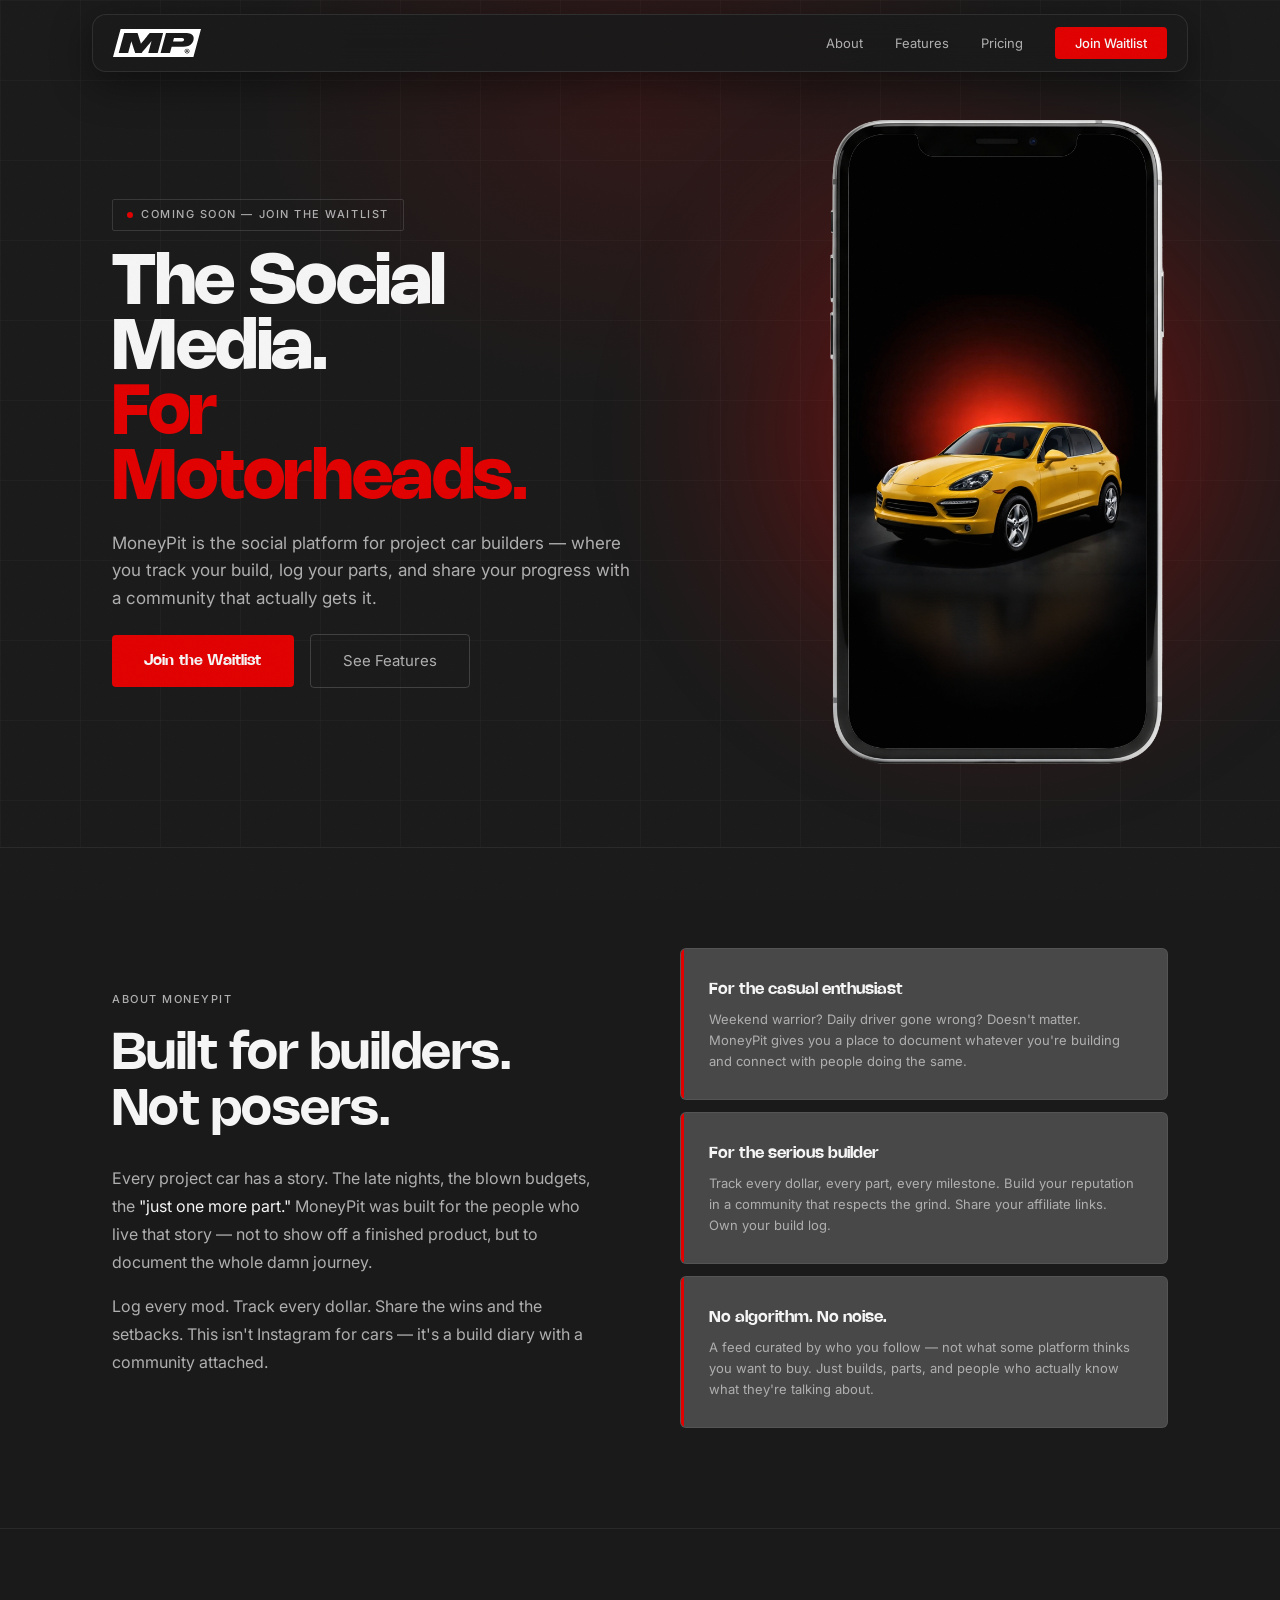
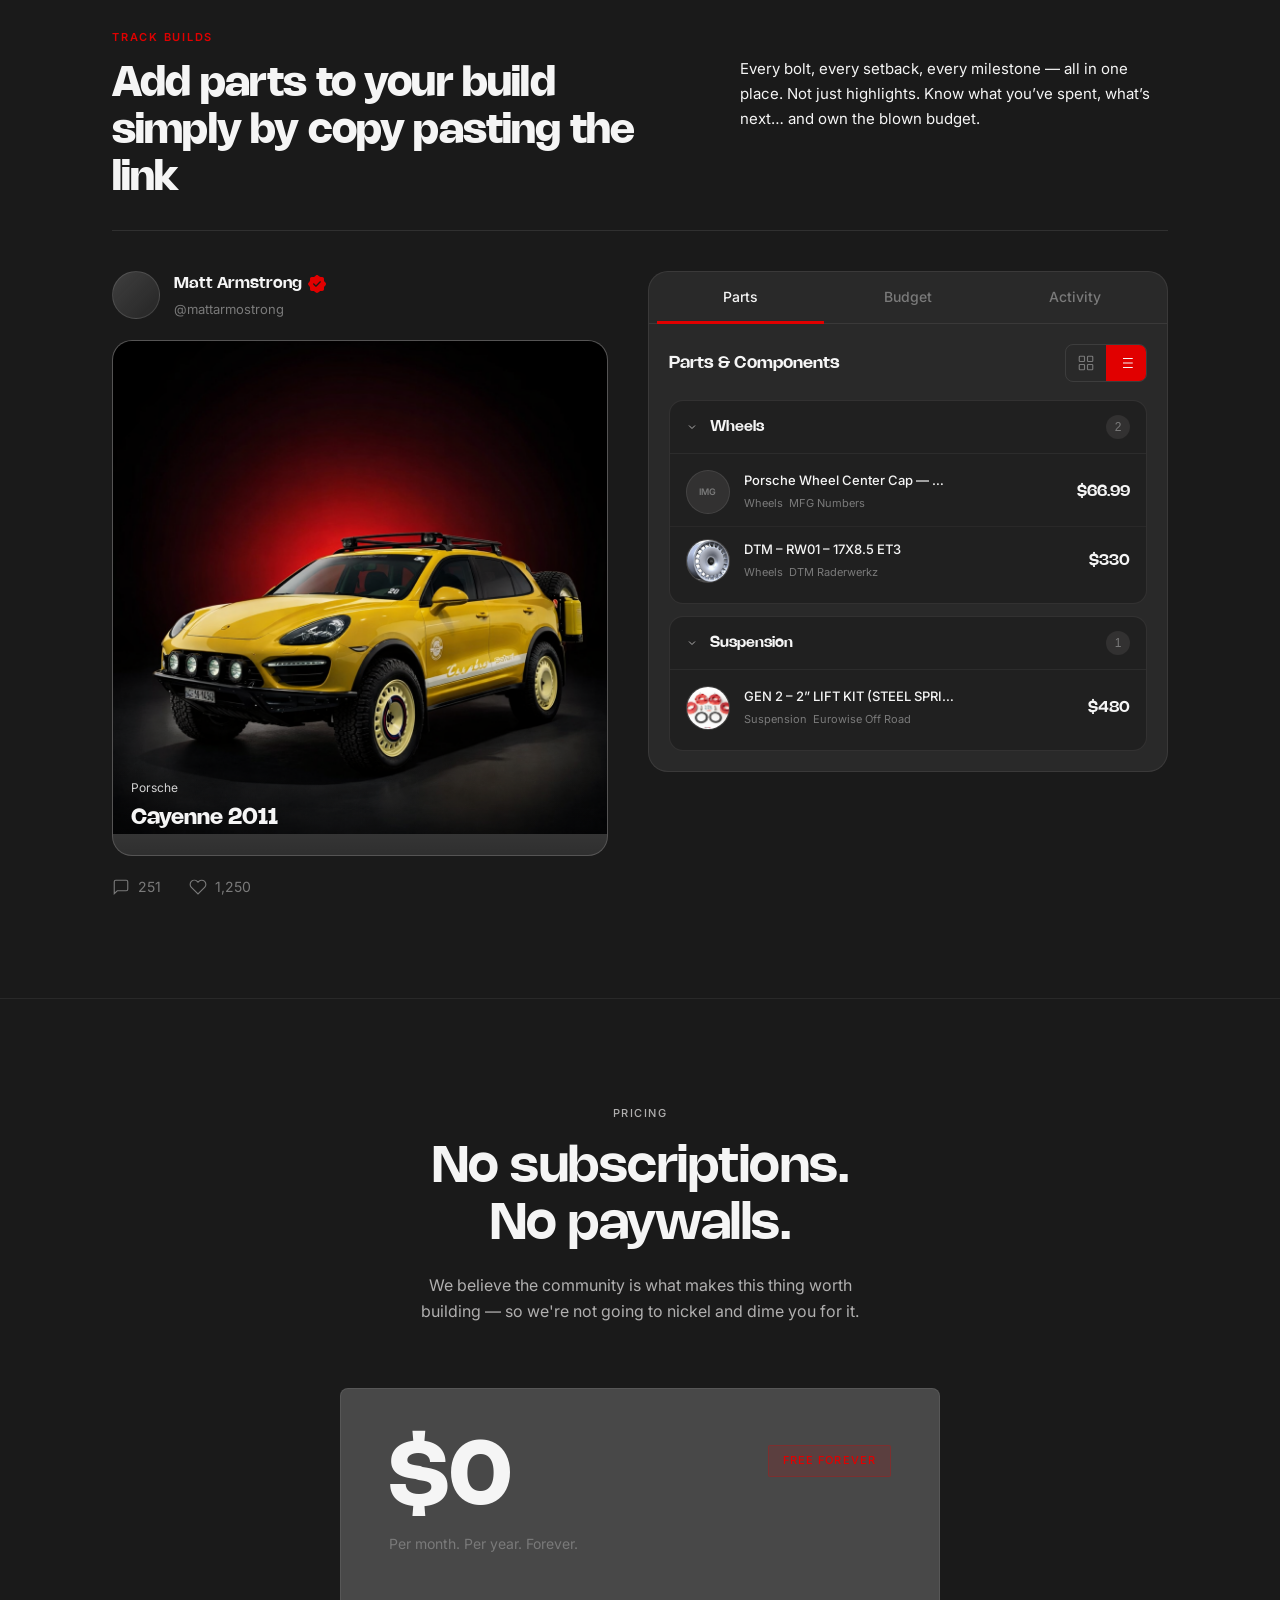
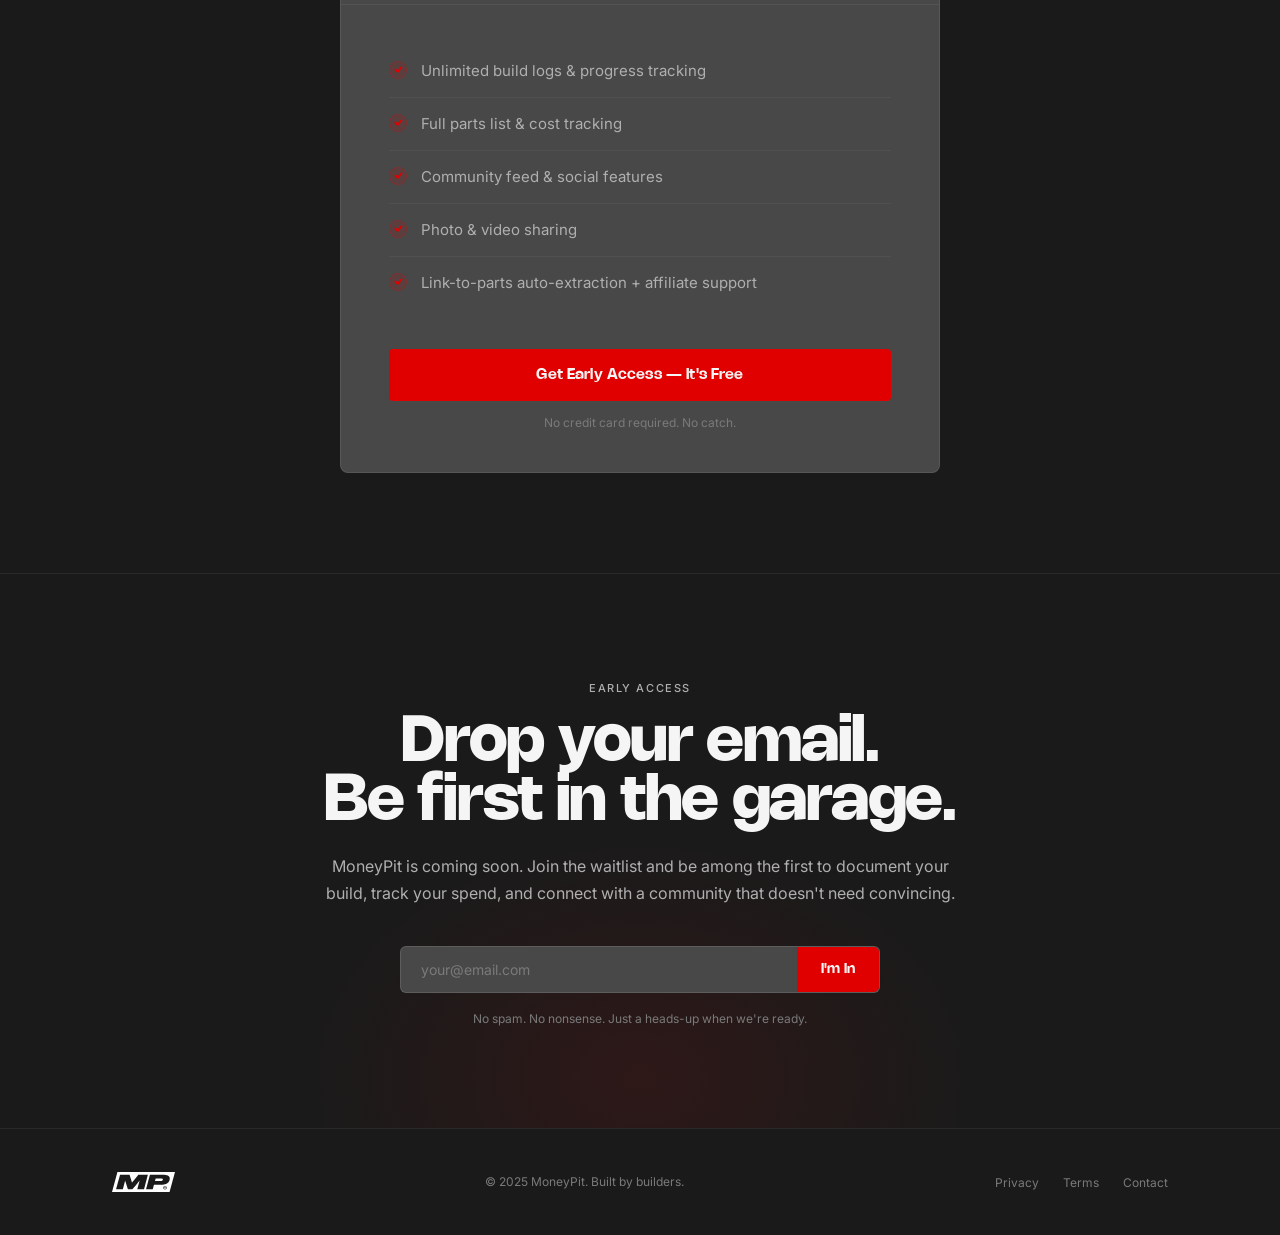
<file: index.html>
<!DOCTYPE html>
<html lang="en">
<head>
<meta charset="UTF-8" />
<meta name="viewport" content="width=device-width, initial-scale=1.0" />
<title>MoneyPit — The Social Media. For Motorheads.</title>
<meta name="description" content="MoneyPit is the social platform for project car builders — track your build, log your parts, share progress, and connect with a community that gets it. Free forever." />
<meta property="og:type" content="website" />
<meta property="og:title" content="MoneyPit — Your Build. Your Story." />
<meta property="og:description" content="MoneyPit is the social platform for project car builders — track your build, log your parts, share progress, and connect with a community that gets it. Free forever." />
<meta property="og:image" content="assets/MP-logo.svg" />
<link rel="preconnect" href="https://fonts.googleapis.com" />
<link rel="preconnect" href="https://fonts.gstatic.com" crossorigin />
<link href="https://fonts.googleapis.com/css2?family=Inter:wght@300;400;500&display=swap" rel="stylesheet" />
<link rel="stylesheet" href="styles.css" />
</head>
<body>

<header class="site-header" aria-label="Site header">
  <div class="nav-float-wrap">
    <nav aria-label="Primary">
      <a class="nav-logo" href="index.html"><img src="assets/MP-logo.svg" alt="MoneyPit" class="nav-logo-img" decoding="async" /></a>
      <button type="button" class="nav-toggle" aria-expanded="false" aria-controls="nav-menu" aria-label="Open menu">
        <span class="nav-toggle-bar" aria-hidden="true"></span>
        <span class="nav-toggle-bar" aria-hidden="true"></span>
        <span class="nav-toggle-bar" aria-hidden="true"></span>
      </button>
      <ul class="nav-links" id="nav-menu">
        <li><a href="#about">About</a></li>
        <li><a href="#features">Features</a></li>
        <li><a href="#pricing">Pricing</a></li>
        <li><a href="#waitlist" class="nav-cta">Join Waitlist</a></li>
      </ul>
    </nav>
  </div>
</header>
<div class="nav-overlay" id="nav-overlay" aria-hidden="true"></div>

<main id="main-content">

<section id="hero" aria-label="Introduction">
  <div class="hero-grid-lines" aria-hidden="true"></div>
  <div class="hero-glow" aria-hidden="true"></div>
  <div class="container">
    <div class="hero-layout">
      <div class="hero-copy">
        <div class="hero-eyebrow reveal">
          <span class="hero-eyebrow-dot"></span>
          <span class="t-label" style="color: var(--outline);">Coming Soon — Join the Waitlist</span>
        </div>
        <h1 class="t-display hero-headline reveal" style="transition-delay:0.08s">
          The Social Media.<br><em>For Motorheads.</em><br><em></em>
        </h1>
        <p class="hero-sub reveal" style="transition-delay:0.16s">
          MoneyPit is the social platform for project car builders — where you track your build, log your parts, and share your progress with a community that actually gets it.
        </p>
        <div class="hero-actions reveal" style="transition-delay:0.24s">
          <a href="#waitlist" class="btn-primary">Join the Waitlist</a>
          <a href="#features" class="btn-ghost">See Features</a>
        </div>
      </div>
      <div class="hero-media reveal" style="transition-delay:0.12s" aria-label="MoneyPit app preview">
        <div class="hero-phone-stage">
          <img class="hero-phone-base" src="assets/9b210c3a-243c-4348-a741-912dd1eadf2a.png" alt="" width="1234" height="2350" decoding="async" aria-hidden="true" />
          <div class="hero-phone-screen">
            <video class="hero-mask-video" preload="auto" autoplay muted playsinline>
              <source src="assets/mask-video-highlight.mp4" type="video/mp4" />
            </video>
          </div>
        </div>
      </div>
    </div>
  </div>
</section>

<div class="divider" role="presentation"></div>

<section id="about" aria-label="About MoneyPit">
  <div class="container">
    <div class="about-left">
      <div class="reveal-section-heading">
        <span class="t-label">About MoneyPit</span>
        <h2 class="t-heading about-heading">Built for builders.<br>Not posers.</h2>
      </div>
      <div class="reveal">
        <p class="about-body">
          Every project car has a story. The late nights, the blown budgets, the <em class="about-accent">"just one more part."</em> MoneyPit was built for the people who live that story — not to show off a finished product, but to document the whole damn journey.
        </p>
        <p class="about-body">
          Log every mod. Track every dollar. Share the wins and the setbacks. This isn't Instagram for cars — it's a build diary with a community attached.
        </p>
      </div>
    </div>
    <div class="about-right">
      <div class="about-card reveal-card">
        <div class="about-card-title">For the casual enthusiast</div>
        <div class="about-card-text">Weekend warrior? Daily driver gone wrong? Doesn't matter. MoneyPit gives you a place to document whatever you're building and connect with people doing the same.</div>
      </div>
      <div class="about-card reveal-card" style="transition-delay:0.08s">
        <div class="about-card-title">For the serious builder</div>
        <div class="about-card-text">Track every dollar, every part, every milestone. Build your reputation in a community that respects the grind. Share your affiliate links. Own your build log.</div>
      </div>
      <div class="about-card reveal-card" style="margin-bottom:0;transition-delay:0.16s">
        <div class="about-card-title">No algorithm. No noise.</div>
        <div class="about-card-text">A feed curated by who you follow — not what some platform thinks you want to buy. Just builds, parts, and people who actually know what they're talking about.</div>
      </div>
    </div>
  </div>
</section>

<div class="divider" role="presentation"></div>

<section id="features" aria-label="Track builds">
  <div class="container">
    <header class="track-head reveal-section-heading">
      <div class="track-head-left">
        <span class="track-kicker">Track builds</span>
        <h2 class="track-title">Add parts to your build simply by copy pasting the link</h2>
      </div>
      <p class="track-head-right">Every bolt, every setback, every milestone — all in one place. Not just highlights. Know what you’ve spent, what’s next… and own the blown budget.</p>
    </header>
    <div class="track-rule" role="presentation"></div>

    <div class="track-body">
      <div class="track-col track-col-showcase reveal-card">
        <div class="track-profile">
          <div class="track-avatar-placeholder" aria-hidden="true"></div>
          <div class="track-profile-meta">
            <div class="track-profile-name-row">
              <span class="track-profile-name">Matt Armstrong</span>
              <span class="track-verified" aria-label="Verified">
                <img src="assets/verified-mp.svg" width="18" height="18" alt="" decoding="async" aria-hidden="true" />
              </span>
            </div>
            <span class="track-profile-handle">@mattarmostrong</span>
          </div>
        </div>

        <div class="track-vehicle-card">
          <div class="track-vehicle-media">
            <img
              class="track-vehicle-img"
              src="assets/vehicle-cayenne.png"
              width="1024"
              height="1024"
              alt="Porsche Cayenne 2011 — studio photo of yellow build"
              loading="lazy"
              decoding="async"
            />
          </div>
          <div class="track-vehicle-caption">
            <span class="track-vehicle-brand">Porsche</span>
            <span class="track-vehicle-model">Cayenne 2011</span>
          </div>
        </div>

        <div class="track-social">
          <span class="track-social-item">
            <svg width="18" height="18" viewBox="0 0 24 24" fill="none" stroke="currentColor" stroke-width="1.5" aria-hidden="true"><path d="M21 15a2 2 0 01-2 2H7l-4 4V5a2 2 0 012-2h14a2 2 0 012 2z"/></svg>
            251
          </span>
          <span class="track-social-item">
            <svg width="18" height="18" viewBox="0 0 24 24" fill="none" stroke="currentColor" stroke-width="1.5" aria-hidden="true"><path d="M20.84 4.61a5.5 5.5 0 00-7.78 0L12 5.67l-1.06-1.06a5.5 5.5 0 00-7.78 7.78l1.06 1.06L12 21.23l7.78-7.78 1.06-1.06a5.5 5.5 0 000-7.78z"/></svg>
            1,250
          </span>
        </div>
      </div>

      <div class="track-col track-col-dashboard reveal-card">
        <div class="track-tabs" role="tablist" aria-label="Build views">
          <button type="button" class="track-tab is-active" role="tab" aria-selected="true" data-track-tab="parts" id="tab-parts">Parts</button>
          <button type="button" class="track-tab" role="tab" aria-selected="false" data-track-tab="budget" id="tab-budget">Budget</button>
          <button type="button" class="track-tab" role="tab" aria-selected="false" data-track-tab="activity" id="tab-activity">Activity</button>
        </div>

        <div class="track-tab-panel" id="panel-parts" role="tabpanel" aria-labelledby="tab-parts" data-track-panel="parts">
          <div class="track-parts-toolbar">
            <h3 class="track-parts-heading">Parts &amp; Components</h3>
            <div class="track-view-toggle" role="group" aria-label="View mode">
              <button type="button" class="track-view-btn" aria-pressed="false" data-view-mode="grid" aria-label="Grid view">
                <svg width="18" height="18" viewBox="0 0 24 24" fill="none" stroke="currentColor" stroke-width="1.5"><rect x="3" y="3" width="7" height="7" rx="1"/><rect x="14" y="3" width="7" height="7" rx="1"/><rect x="3" y="14" width="7" height="7" rx="1"/><rect x="14" y="14" width="7" height="7" rx="1"/></svg>
              </button>
              <button type="button" class="track-view-btn is-active" aria-pressed="true" data-view-mode="list" aria-label="List view">
                <svg width="18" height="18" viewBox="0 0 24 24" fill="none" stroke="currentColor" stroke-width="1.5"><path d="M8 6h13M8 12h13M8 18h13M3 6h.01M3 12h.01M3 18h.01"/></svg>
              </button>
            </div>
          </div>

          <div class="track-accordions" id="track-parts-list">
            <div class="track-accordion is-open">
              <button type="button" class="track-accordion-trigger" aria-expanded="true" aria-controls="acc-panel-wheels" id="acc-wheels-btn">
                <span class="track-accordion-chevron" aria-hidden="true">
                  <svg width="12" height="12" viewBox="0 0 24 24" fill="none" stroke="currentColor" stroke-width="2"><path d="M6 9l6 6 6-6"/></svg>
                </span>
                <span class="track-accordion-title">Wheels</span>
                <span class="track-accordion-count">2</span>
              </button>
              <div class="track-accordion-panel" id="acc-panel-wheels" role="region" aria-labelledby="acc-wheels-btn">
                <div class="track-accordion-inner">
                  <div class="track-part-row">
                    <div class="track-part-thumb" aria-hidden="true"><span>IMG</span></div>
                    <div class="track-part-info">
                      <div class="track-part-name">Porsche Wheel Center Cap — …</div>
                      <div class="track-part-tags"><span>Wheels</span><span>MFG Numbers</span></div>
                    </div>
                    <div class="track-part-price">$66.99</div>
                  </div>
                  <div class="track-part-row">
                    <div class="track-part-thumb track-part-thumb--photo" aria-hidden="true">
                      <img
                        src="assets/part-dtm-rw01-wheel.png"
                        width="1024"
                        height="967"
                        alt=""
                        loading="lazy"
                        decoding="async"
                      />
                    </div>
                    <div class="track-part-info">
                      <div class="track-part-name">DTM – RW01 – 17X8.5 ET3</div>
                      <div class="track-part-tags"><span>Wheels</span><span>DTM Raderwerkz</span></div>
                    </div>
                    <div class="track-part-price">$330</div>
                  </div>
                </div>
              </div>
            </div>

            <div class="track-accordion is-open">
              <button type="button" class="track-accordion-trigger" aria-expanded="true" aria-controls="acc-panel-suspension" id="acc-susp-btn">
                <span class="track-accordion-chevron" aria-hidden="true">
                  <svg width="12" height="12" viewBox="0 0 24 24" fill="none" stroke="currentColor" stroke-width="2"><path d="M6 9l6 6 6-6"/></svg>
                </span>
                <span class="track-accordion-title">Suspension</span>
                <span class="track-accordion-count">1</span>
              </button>
              <div class="track-accordion-panel" id="acc-panel-suspension" role="region" aria-labelledby="acc-susp-btn">
                <div class="track-accordion-inner">
                  <div class="track-part-row">
                    <div class="track-part-thumb track-part-thumb--photo" aria-hidden="true">
                      <img
                        src="assets/part-eurowise-lift-kit.png"
                        width="1024"
                        height="682"
                        alt=""
                        loading="lazy"
                        decoding="async"
                      />
                    </div>
                    <div class="track-part-info">
                      <div class="track-part-name">GEN 2 – 2” LIFT KIT (STEEL SPRI…</div>
                      <div class="track-part-tags"><span>Suspension</span><span>Eurowise Off Road</span></div>
                    </div>
                    <div class="track-part-price">$480</div>
                  </div>
                </div>
              </div>
            </div>
          </div>
        </div>

        <div class="track-tab-panel" id="panel-budget" role="tabpanel" aria-labelledby="tab-budget" data-track-panel="budget" hidden>
          <p class="track-panel-placeholder">Budget overview placeholder — final content coming soon.</p>
        </div>

        <div class="track-tab-panel" id="panel-activity" role="tabpanel" aria-labelledby="tab-activity" data-track-panel="activity" hidden>
          <p class="track-panel-placeholder">Activity feed placeholder — final content coming soon.</p>
        </div>
      </div>
    </div>
  </div>
</section>

<div class="divider" role="presentation"></div>

<section id="pricing" aria-label="Pricing">
  <div class="container">
    <div class="pricing-header reveal-section-heading">
      <span class="t-label">Pricing</span>
      <h2 class="t-heading pricing-heading">No subscriptions.<br>No paywalls.</h2>
      <p class="pricing-sub">We believe the community is what makes this thing worth building — so we're not going to nickel and dime you for it.</p>
    </div>

    <div class="pricing-card reveal-card" style="transition-delay:0.1s">
      <div class="pricing-card-top">
        <div>
          <div class="pricing-amount">$0</div>
          <div class="pricing-period">Per month. Per year. Forever.</div>
        </div>
        <div>
          <div class="pricing-badge">Free Forever</div>
        </div>
      </div>
      <div class="pricing-card-body">
        <ul class="perks-list">
          <li>
            <span class="perk-check"><svg viewBox="0 0 12 12"><polyline points="2,6 5,9 10,3"/></svg></span>
            Unlimited build logs & progress tracking
          </li>
          <li>
            <span class="perk-check"><svg viewBox="0 0 12 12"><polyline points="2,6 5,9 10,3"/></svg></span>
            Full parts list & cost tracking
          </li>
          <li>
            <span class="perk-check"><svg viewBox="0 0 12 12"><polyline points="2,6 5,9 10,3"/></svg></span>
            Community feed & social features
          </li>
          <li>
            <span class="perk-check"><svg viewBox="0 0 12 12"><polyline points="2,6 5,9 10,3"/></svg></span>
            Photo & video sharing
          </li>
          <li>
            <span class="perk-check"><svg viewBox="0 0 12 12"><polyline points="2,6 5,9 10,3"/></svg></span>
            Link-to-parts auto-extraction + affiliate support
          </li>
        </ul>
        <a href="#waitlist" class="btn-primary" style="width:100%;text-align:center;display:block;">Get Early Access — It's Free</a>
        <p class="pricing-note">No credit card required. No catch.</p>
      </div>
    </div>
  </div>
</section>

<div class="divider" role="presentation"></div>

<section id="waitlist" aria-label="Waitlist">
  <div class="waitlist-glow" aria-hidden="true"></div>
  <div class="container">
    <div class="waitlist-inner">
      <div class="reveal-section-heading">
        <span class="t-label">Early Access</span>
        <h2 class="t-display waitlist-heading">
          Drop your email.<br>Be first in the garage.
        </h2>
      </div>
      <p class="waitlist-sub reveal" style="transition-delay:0.16s">
        MoneyPit is coming soon. Join the waitlist and be among the first to document your build, track your spend, and connect with a community that doesn't need convincing.
      </p>
      <div class="waitlist-form reveal" style="transition-delay:0.24s">
        <input class="waitlist-input" type="email" placeholder="your@email.com" id="wl-email" />
        <button class="waitlist-btn" type="button" onclick="handleWaitlist()">I'm In</button>
      </div>
      <p class="waitlist-disclaimer reveal" style="transition-delay:0.28s">No spam. No nonsense. Just a heads-up when we're ready.</p>
    </div>
  </div>
</section>

</main>

<footer aria-label="Site footer">
  <div class="container footer-inner">
    <a href="index.html" class="footer-logo"><img src="assets/MP-logo.svg" alt="MoneyPit" class="footer-logo-img" decoding="async" /></a>
    <p class="footer-copy">© 2025 MoneyPit. Built by builders.</p>
    <ul class="footer-links">
      <li><a href="privacy.html">Privacy</a></li>
      <li><a href="terms.html">Terms</a></li>
      <li><a href="contact.html">Contact</a></li>
    </ul>
  </div>
</footer>

<script src="main.js"></script>
</body>
</html>
</file>
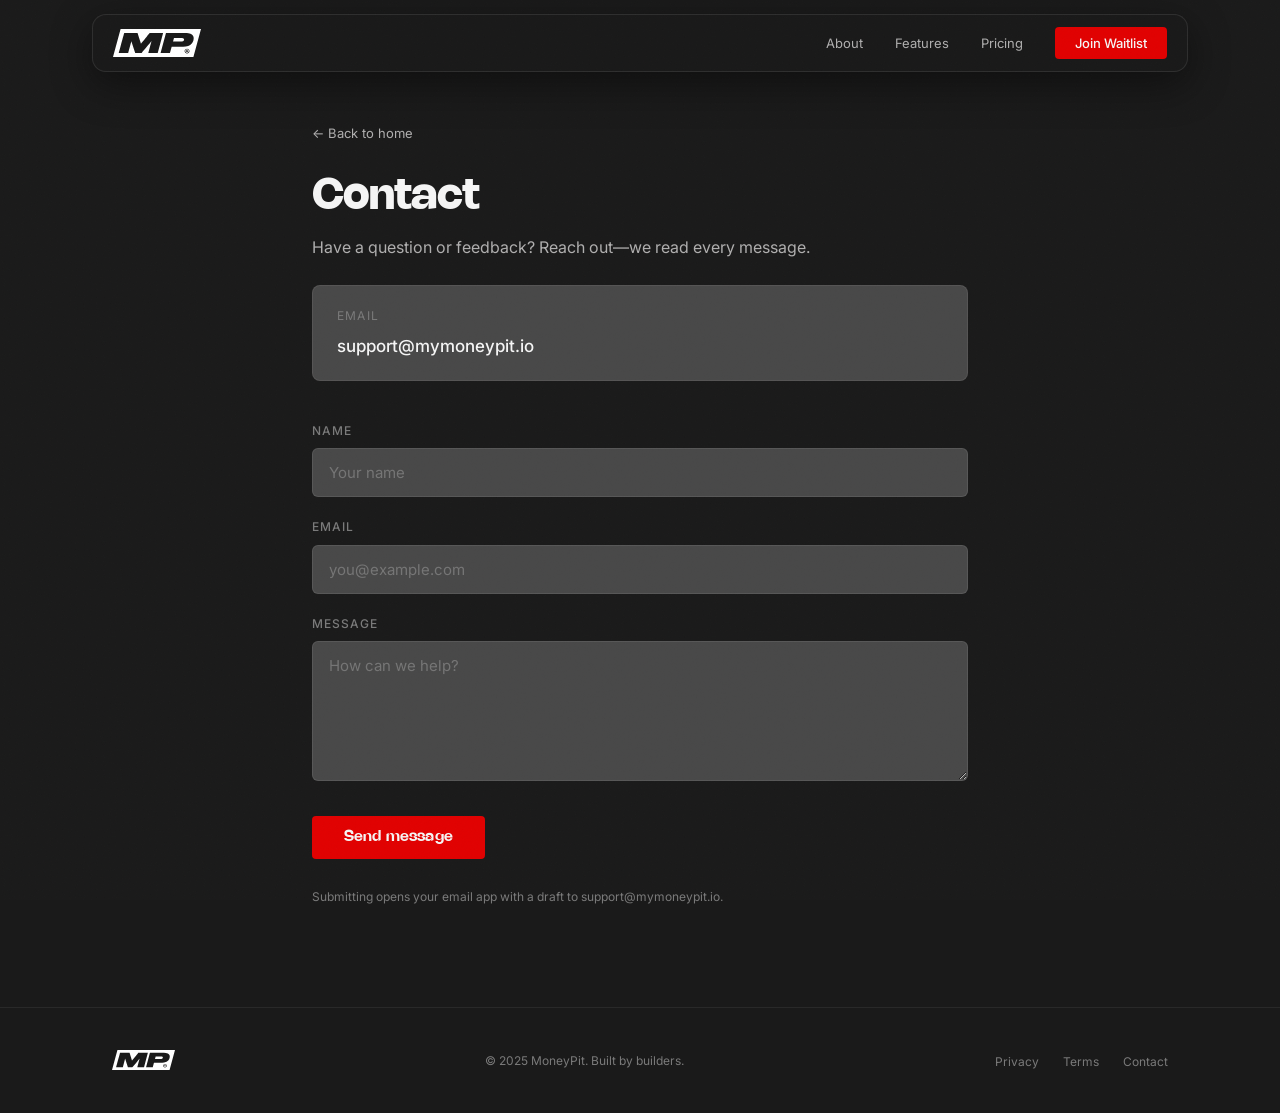
<file: contact.html>
<!DOCTYPE html>
<html lang="en">
<head>
<meta charset="UTF-8" />
<meta name="viewport" content="width=device-width, initial-scale=1.0" />
<title>Contact — MoneyPit</title>
<meta name="description" content="Contact MoneyPit support." />
<link rel="preconnect" href="https://fonts.googleapis.com" />
<link rel="preconnect" href="https://fonts.gstatic.com" crossorigin />
<link href="https://fonts.googleapis.com/css2?family=Inter:wght@300;400;500&display=swap" rel="stylesheet" />
<link rel="stylesheet" href="styles.css" />
</head>
<body>

<header class="site-header" aria-label="Site header">
  <div class="nav-float-wrap">
    <nav aria-label="Primary">
      <a class="nav-logo" href="index.html"><img src="assets/MP-logo.svg" alt="MoneyPit" class="nav-logo-img" decoding="async" /></a>
      <button type="button" class="nav-toggle" aria-expanded="false" aria-controls="nav-menu" aria-label="Open menu">
        <span class="nav-toggle-bar" aria-hidden="true"></span>
        <span class="nav-toggle-bar" aria-hidden="true"></span>
        <span class="nav-toggle-bar" aria-hidden="true"></span>
      </button>
      <ul class="nav-links" id="nav-menu">
        <li><a href="index.html#about">About</a></li>
        <li><a href="index.html#features">Features</a></li>
        <li><a href="index.html#pricing">Pricing</a></li>
        <li><a href="index.html#waitlist" class="nav-cta">Join Waitlist</a></li>
      </ul>
    </nav>
  </div>
</header>
<div class="nav-overlay" id="nav-overlay" aria-hidden="true"></div>

<main class="page-main">
  <div class="container">
    <a class="page-back" href="index.html">← Back to home</a>
    <h1 class="page-title">Contact</h1>
    <p class="contact-lead">Have a question or feedback? Reach out—we read every message.</p>

    <div class="contact-email-block">
      <span>Email</span>
      <a href="mailto:support@mymoneypit.io">support@mymoneypit.io</a>
    </div>

    <form class="contact-form" id="contact-form" action="#" method="post">
      <div class="contact-field">
        <label for="contact-name">Name</label>
        <input type="text" id="contact-name" name="name" autocomplete="name" placeholder="Your name" />
      </div>
      <div class="contact-field">
        <label for="contact-email">Email</label>
        <input type="email" id="contact-email" name="email" required autocomplete="email" placeholder="you@example.com" />
      </div>
      <div class="contact-field">
        <label for="contact-message">Message</label>
        <textarea id="contact-message" name="message" required placeholder="How can we help?"></textarea>
      </div>
      <button type="submit" class="btn-primary">Send message</button>
      <p class="contact-form-note">Submitting opens your email app with a draft to support@mymoneypit.io.</p>
    </form>
  </div>
</main>

<footer aria-label="Site footer">
  <div class="container footer-inner">
    <a href="index.html" class="footer-logo"><img src="assets/MP-logo.svg" alt="MoneyPit" class="footer-logo-img" decoding="async" /></a>
    <p class="footer-copy">© 2025 MoneyPit. Built by builders.</p>
    <ul class="footer-links">
      <li><a href="privacy.html">Privacy</a></li>
      <li><a href="terms.html">Terms</a></li>
      <li><a href="contact.html">Contact</a></li>
    </ul>
  </div>
</footer>

<script src="main.js"></script>
</body>
</html>
</file>
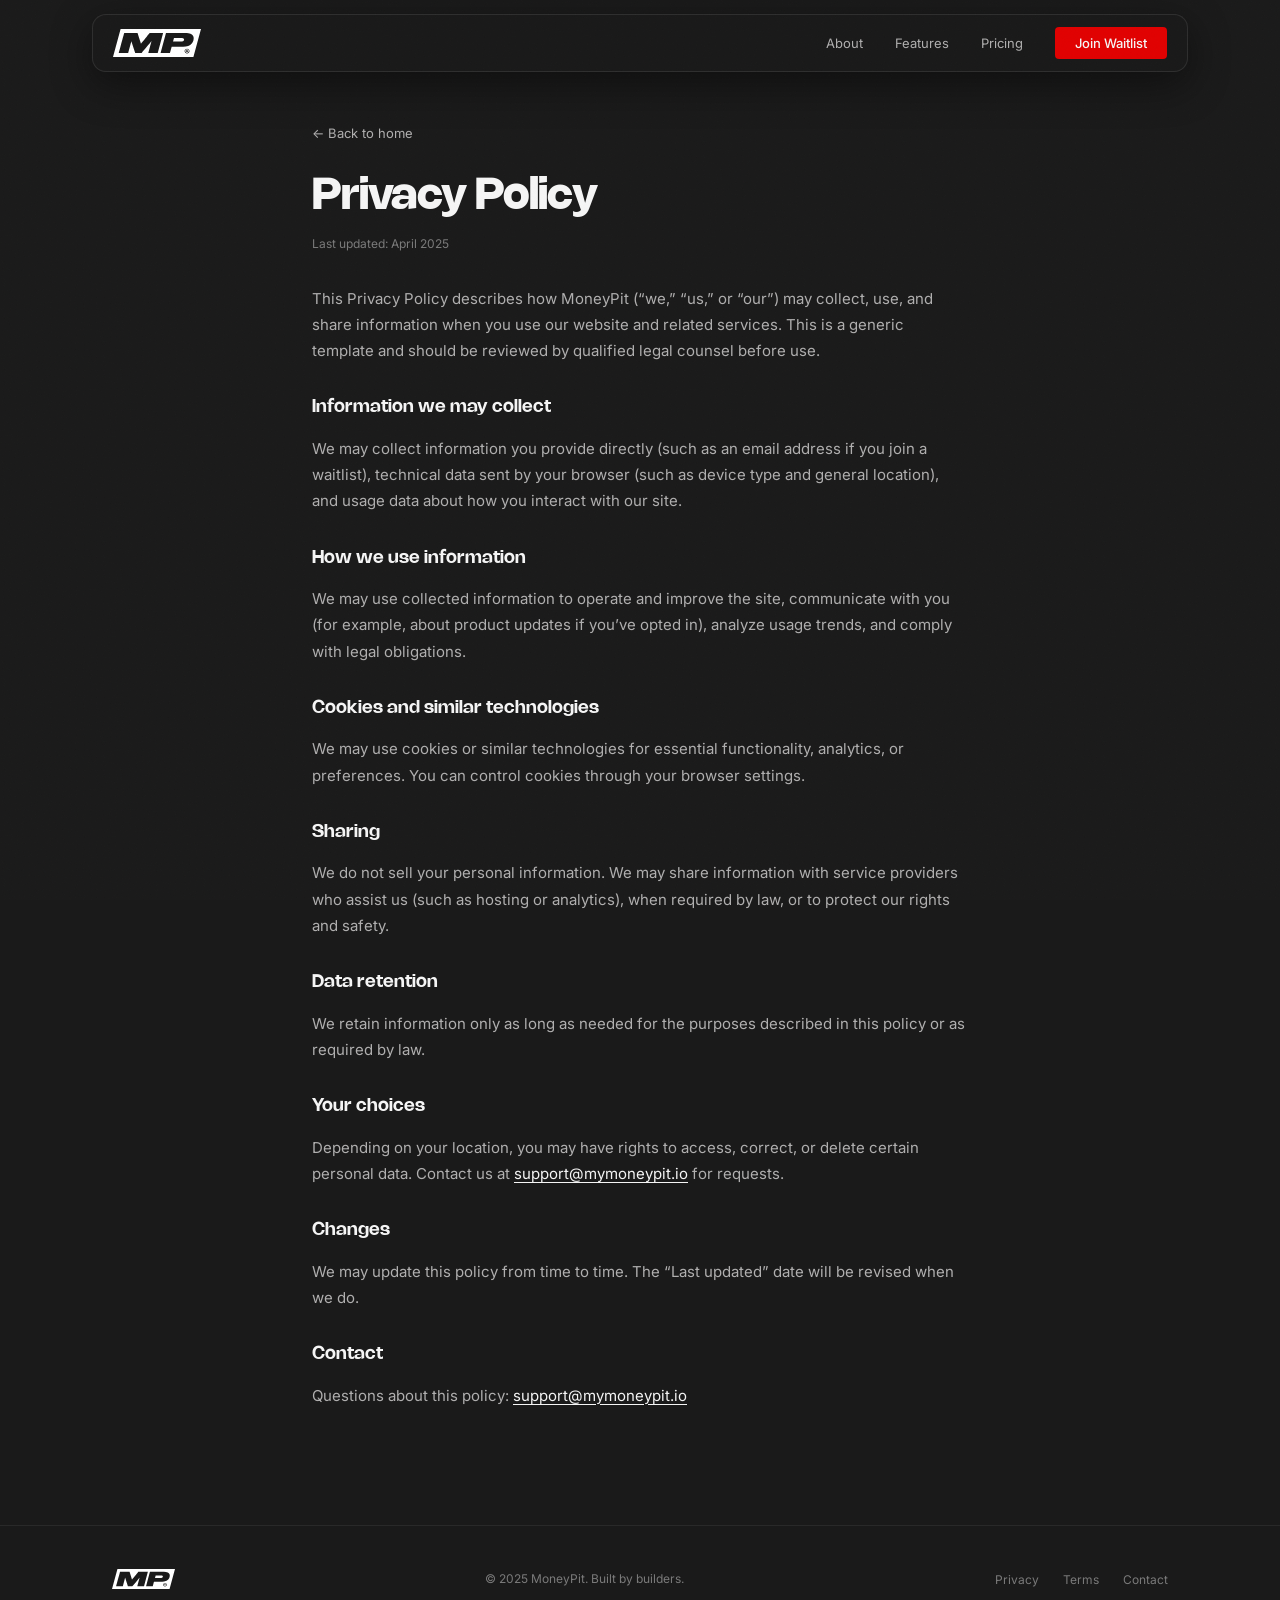
<file: privacy.html>
<!DOCTYPE html>
<html lang="en">
<head>
<meta charset="UTF-8" />
<meta name="viewport" content="width=device-width, initial-scale=1.0" />
<title>Privacy Policy — MoneyPit</title>
<meta name="description" content="MoneyPit privacy policy." />
<link rel="preconnect" href="https://fonts.googleapis.com" />
<link rel="preconnect" href="https://fonts.gstatic.com" crossorigin />
<link href="https://fonts.googleapis.com/css2?family=Inter:wght@300;400;500&display=swap" rel="stylesheet" />
<link rel="stylesheet" href="styles.css" />
</head>
<body>

<header class="site-header" aria-label="Site header">
  <div class="nav-float-wrap">
    <nav aria-label="Primary">
      <a class="nav-logo" href="index.html"><img src="assets/MP-logo.svg" alt="MoneyPit" class="nav-logo-img" decoding="async" /></a>
      <button type="button" class="nav-toggle" aria-expanded="false" aria-controls="nav-menu" aria-label="Open menu">
        <span class="nav-toggle-bar" aria-hidden="true"></span>
        <span class="nav-toggle-bar" aria-hidden="true"></span>
        <span class="nav-toggle-bar" aria-hidden="true"></span>
      </button>
      <ul class="nav-links" id="nav-menu">
        <li><a href="index.html#about">About</a></li>
        <li><a href="index.html#features">Features</a></li>
        <li><a href="index.html#pricing">Pricing</a></li>
        <li><a href="index.html#waitlist" class="nav-cta">Join Waitlist</a></li>
      </ul>
    </nav>
  </div>
</header>
<div class="nav-overlay" id="nav-overlay" aria-hidden="true"></div>

<main class="page-main">
  <div class="container">
    <a class="page-back" href="index.html">← Back to home</a>
    <h1 class="page-title">Privacy Policy</h1>
    <p class="page-updated">Last updated: April 2025</p>
    <div class="page-content">
      <p>This Privacy Policy describes how MoneyPit (“we,” “us,” or “our”) may collect, use, and share information when you use our website and related services. This is a generic template and should be reviewed by qualified legal counsel before use.</p>

      <h2>Information we may collect</h2>
      <p>We may collect information you provide directly (such as an email address if you join a waitlist), technical data sent by your browser (such as device type and general location), and usage data about how you interact with our site.</p>

      <h2>How we use information</h2>
      <p>We may use collected information to operate and improve the site, communicate with you (for example, about product updates if you’ve opted in), analyze usage trends, and comply with legal obligations.</p>

      <h2>Cookies and similar technologies</h2>
      <p>We may use cookies or similar technologies for essential functionality, analytics, or preferences. You can control cookies through your browser settings.</p>

      <h2>Sharing</h2>
      <p>We do not sell your personal information. We may share information with service providers who assist us (such as hosting or analytics), when required by law, or to protect our rights and safety.</p>

      <h2>Data retention</h2>
      <p>We retain information only as long as needed for the purposes described in this policy or as required by law.</p>

      <h2>Your choices</h2>
      <p>Depending on your location, you may have rights to access, correct, or delete certain personal data. Contact us at <a href="mailto:support@mymoneypit.io">support@mymoneypit.io</a> for requests.</p>

      <h2>Changes</h2>
      <p>We may update this policy from time to time. The “Last updated” date will be revised when we do.</p>

      <h2>Contact</h2>
      <p>Questions about this policy: <a href="mailto:support@mymoneypit.io">support@mymoneypit.io</a></p>
    </div>
  </div>
</main>

<footer aria-label="Site footer">
  <div class="container footer-inner">
    <a href="index.html" class="footer-logo"><img src="assets/MP-logo.svg" alt="MoneyPit" class="footer-logo-img" decoding="async" /></a>
    <p class="footer-copy">© 2025 MoneyPit. Built by builders.</p>
    <ul class="footer-links">
      <li><a href="privacy.html">Privacy</a></li>
      <li><a href="terms.html">Terms</a></li>
      <li><a href="contact.html">Contact</a></li>
    </ul>
  </div>
</footer>

<script src="main.js"></script>
</body>
</html>
</file>
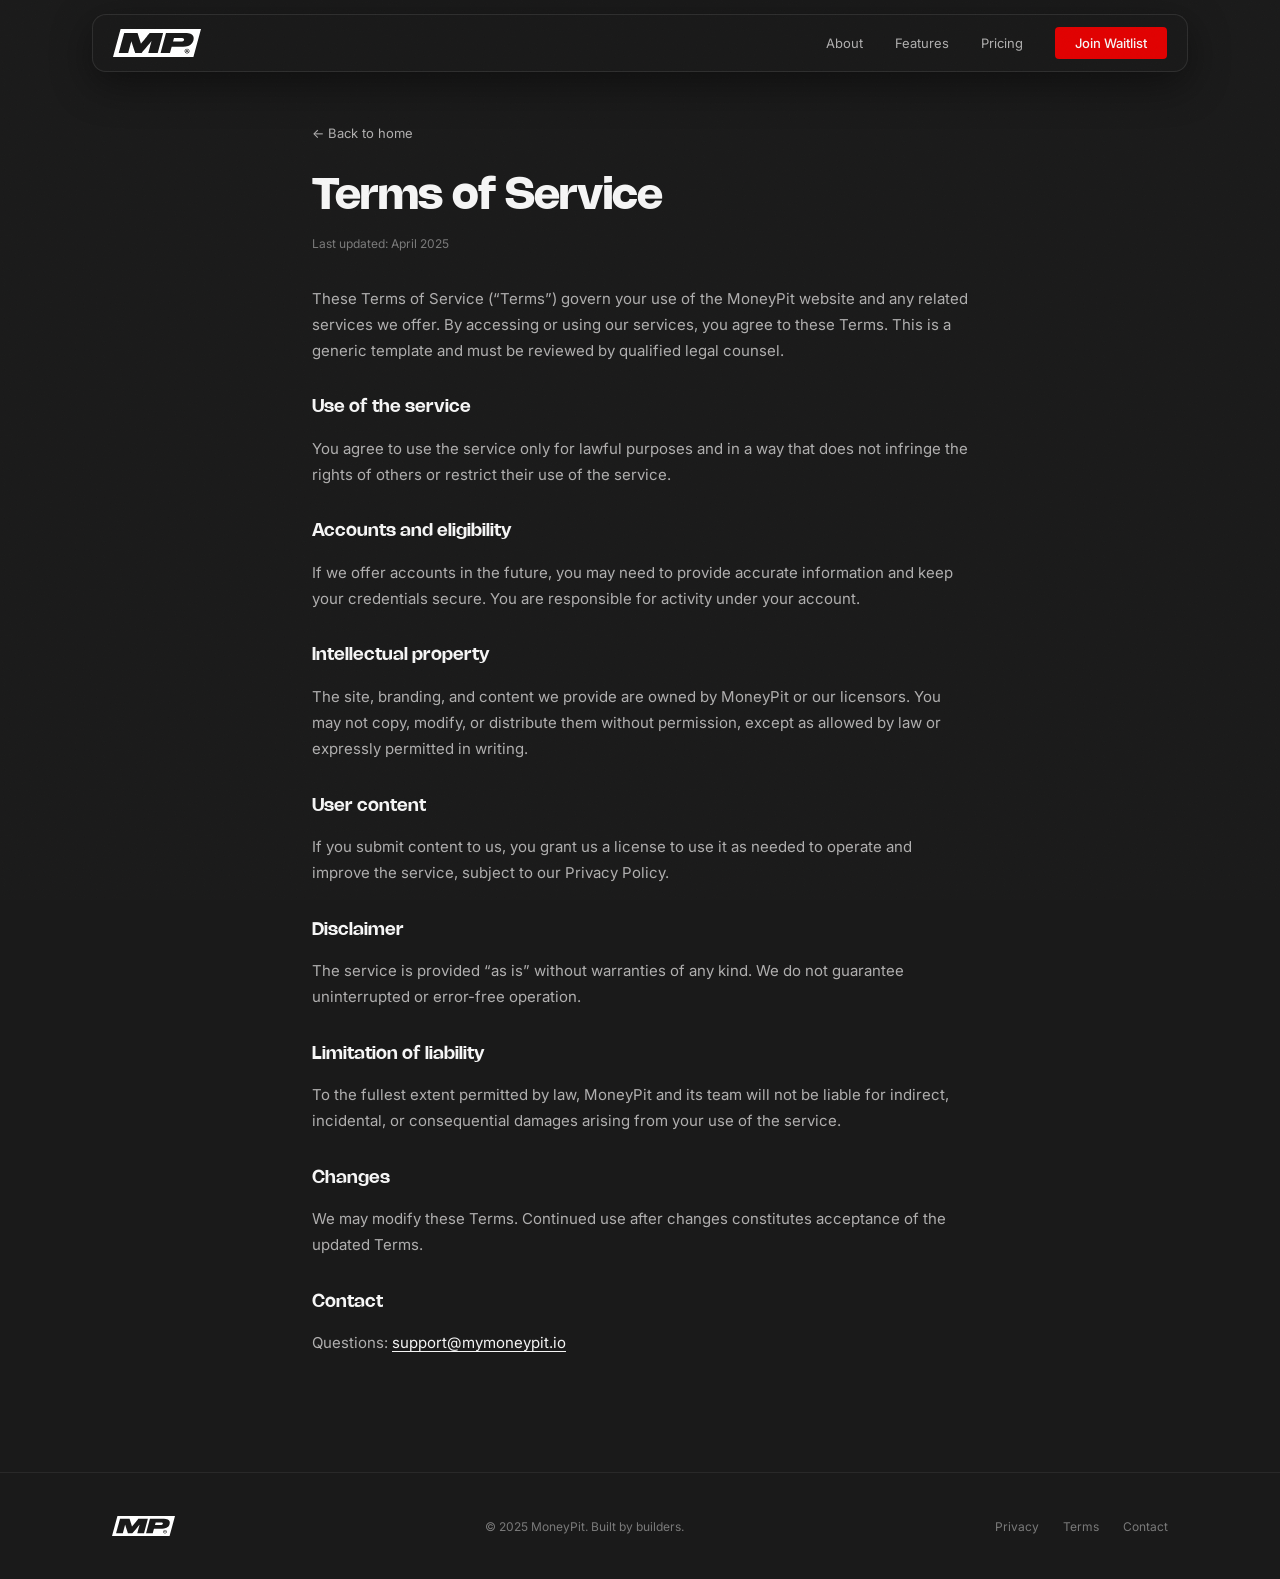
<file: terms.html>
<!DOCTYPE html>
<html lang="en">
<head>
<meta charset="UTF-8" />
<meta name="viewport" content="width=device-width, initial-scale=1.0" />
<title>Terms of Service — MoneyPit</title>
<meta name="description" content="MoneyPit terms of service." />
<link rel="preconnect" href="https://fonts.googleapis.com" />
<link rel="preconnect" href="https://fonts.gstatic.com" crossorigin />
<link href="https://fonts.googleapis.com/css2?family=Inter:wght@300;400;500&display=swap" rel="stylesheet" />
<link rel="stylesheet" href="styles.css" />
</head>
<body>

<header class="site-header" aria-label="Site header">
  <div class="nav-float-wrap">
    <nav aria-label="Primary">
      <a class="nav-logo" href="index.html"><img src="assets/MP-logo.svg" alt="MoneyPit" class="nav-logo-img" decoding="async" /></a>
      <button type="button" class="nav-toggle" aria-expanded="false" aria-controls="nav-menu" aria-label="Open menu">
        <span class="nav-toggle-bar" aria-hidden="true"></span>
        <span class="nav-toggle-bar" aria-hidden="true"></span>
        <span class="nav-toggle-bar" aria-hidden="true"></span>
      </button>
      <ul class="nav-links" id="nav-menu">
        <li><a href="index.html#about">About</a></li>
        <li><a href="index.html#features">Features</a></li>
        <li><a href="index.html#pricing">Pricing</a></li>
        <li><a href="index.html#waitlist" class="nav-cta">Join Waitlist</a></li>
      </ul>
    </nav>
  </div>
</header>
<div class="nav-overlay" id="nav-overlay" aria-hidden="true"></div>

<main class="page-main">
  <div class="container">
    <a class="page-back" href="index.html">← Back to home</a>
    <h1 class="page-title">Terms of Service</h1>
    <p class="page-updated">Last updated: April 2025</p>
    <div class="page-content">
      <p>These Terms of Service (“Terms”) govern your use of the MoneyPit website and any related services we offer. By accessing or using our services, you agree to these Terms. This is a generic template and must be reviewed by qualified legal counsel.</p>

      <h2>Use of the service</h2>
      <p>You agree to use the service only for lawful purposes and in a way that does not infringe the rights of others or restrict their use of the service.</p>

      <h2>Accounts and eligibility</h2>
      <p>If we offer accounts in the future, you may need to provide accurate information and keep your credentials secure. You are responsible for activity under your account.</p>

      <h2>Intellectual property</h2>
      <p>The site, branding, and content we provide are owned by MoneyPit or our licensors. You may not copy, modify, or distribute them without permission, except as allowed by law or expressly permitted in writing.</p>

      <h2>User content</h2>
      <p>If you submit content to us, you grant us a license to use it as needed to operate and improve the service, subject to our Privacy Policy.</p>

      <h2>Disclaimer</h2>
      <p>The service is provided “as is” without warranties of any kind. We do not guarantee uninterrupted or error-free operation.</p>

      <h2>Limitation of liability</h2>
      <p>To the fullest extent permitted by law, MoneyPit and its team will not be liable for indirect, incidental, or consequential damages arising from your use of the service.</p>

      <h2>Changes</h2>
      <p>We may modify these Terms. Continued use after changes constitutes acceptance of the updated Terms.</p>

      <h2>Contact</h2>
      <p>Questions: <a href="mailto:support@mymoneypit.io">support@mymoneypit.io</a></p>
    </div>
  </div>
</main>

<footer aria-label="Site footer">
  <div class="container footer-inner">
    <a href="index.html" class="footer-logo"><img src="assets/MP-logo.svg" alt="MoneyPit" class="footer-logo-img" decoding="async" /></a>
    <p class="footer-copy">© 2025 MoneyPit. Built by builders.</p>
    <ul class="footer-links">
      <li><a href="privacy.html">Privacy</a></li>
      <li><a href="terms.html">Terms</a></li>
      <li><a href="contact.html">Contact</a></li>
    </ul>
  </div>
</footer>

<script src="main.js"></script>
</body>
</html>
</file>
<file: styles.css>
/* ── TOKENS ───────────────────────────────────────────── */
:root {
  --black:   #1A1A1A;
  --card:    #484848;
  --outline: #B0AFAF;
  --red:     #E10000;
  --white:   #F5F5F5;
  --muted:   #7A7A7A;
}

/* ── NOHEMI (local) ───────────────────────────────────── */
@font-face {
  font-family: 'Nohemi';
  src: url('assets/nohemi/Nohemi-Regular-BF6438cc579d934.woff') format('woff');
  font-weight: 400;
  font-style: normal;
}
@font-face {
  font-family: 'Nohemi';
  src: url('assets/nohemi/Nohemi-Medium-BF6438cc57ddecd.woff') format('woff');
  font-weight: 500;
  font-style: normal;
}
@font-face {
  font-family: 'Nohemi';
  src: url('assets/nohemi/Nohemi-SemiBold-BF6438cc57db2ff.woff') format('woff');
  font-weight: 600;
  font-style: normal;
}
@font-face {
  font-family: 'Nohemi';
  src: url('assets/nohemi/Nohemi-Bold-BF6438cc577b524.woff') format('woff');
  font-weight: 700;
  font-style: normal;
}

/* ── RESET ────────────────────────────────────────────── */
*, *::before, *::after { box-sizing: border-box; margin: 0; padding: 0; }
html { scroll-behavior: smooth; }

body {
  background: var(--black);
  color: var(--white);
  font-family: 'Inter', sans-serif;
  font-size: 16px;
  line-height: 1.6;
  overflow-x: hidden;
}

/* ── NOISE OVERLAY ────────────────────────────────────── */
body::before {
  content: '';
  position: fixed;
  inset: 0;
  background-image: url("data:image/svg+xml,%3Csvg viewBox='0 0 256 256' xmlns='http://www.w3.org/2000/svg'%3E%3Cfilter id='noise'%3E%3CfeTurbulence type='fractalNoise' baseFrequency='0.9' numOctaves='4' stitchTiles='stitch'/%3E%3C/filter%3E%3Crect width='100%25' height='100%25' filter='url(%23noise)' opacity='0.04'/%3E%3C/svg%3E");
  background-repeat: repeat;
  background-size: 200px;
  pointer-events: none;
  z-index: 999;
  opacity: 0.5;
}

/* ── TYPOGRAPHY ───────────────────────────────────────── */
.t-display {
  font-family: 'Nohemi', 'Inter', sans-serif;
  font-weight: 700;
  line-height: 0.92;
  letter-spacing: -0.02em;
}
.t-heading {
  font-family: 'Nohemi', 'Inter', sans-serif;
  font-weight: 600;
  line-height: 1.1;
  letter-spacing: -0.01em;
}
.t-label {
  font-family: 'Inter', sans-serif;
  font-size: 11px;
  font-weight: 500;
  letter-spacing: 0.14em;
  text-transform: uppercase;
  color: var(--outline);
}

/* ── LAYOUT ───────────────────────────────────────────── */
.container {
  max-width: 1120px;
  margin: 0 auto;
  padding: 0 32px;
}

section { padding: 100px 0; }

/* ── NAVBAR (floating pill) ───────────────────────────── */
.site-header {
  position: fixed;
  top: 0;
  left: 0;
  right: 0;
  z-index: 100;
  padding: 14px 20px 0;
  pointer-events: none;
}
.nav-float-wrap {
  max-width: 1120px;
  margin: 0 auto;
  padding: 0 12px;
  pointer-events: auto;
}
.nav-float-wrap > nav {
  display: flex;
  align-items: center;
  justify-content: space-between;
  gap: 16px;
  min-height: 58px;
  padding: 10px 20px;
  background: rgba(26,26,26,0.92);
  backdrop-filter: blur(14px);
  -webkit-backdrop-filter: blur(14px);
  border: 1px solid rgba(176,175,175,0.14);
  border-radius: 14px;
  box-shadow: 0 12px 40px rgba(0,0,0,0.45);
  position: relative;
}
.nav-logo {
  text-decoration: none;
  display: flex;
  align-items: center;
  line-height: 0;
  flex-shrink: 0;
}
.nav-logo-img {
  display: block;
  height: 28px;
  width: auto;
}
.nav-toggle {
  display: none;
  flex-direction: column;
  justify-content: center;
  gap: 5px;
  width: 44px;
  height: 44px;
  margin: -6px -10px -6px 0;
  padding: 10px;
  border: none;
  background: transparent;
  cursor: pointer;
  border-radius: 8px;
  color: var(--white);
}
.nav-toggle:hover { background: rgba(255,255,255,0.06); }
.nav-toggle:focus-visible {
  outline: 2px solid var(--red);
  outline-offset: 2px;
}
.nav-toggle-bar {
  display: block;
  width: 22px;
  height: 2px;
  background: currentColor;
  border-radius: 1px;
  transition: transform 0.25s ease, opacity 0.2s ease;
}
.nav-float-wrap > nav.is-open .nav-toggle-bar:nth-child(1) {
  transform: translateY(7px) rotate(45deg);
}
.nav-float-wrap > nav.is-open .nav-toggle-bar:nth-child(2) {
  opacity: 0;
}
.nav-float-wrap > nav.is-open .nav-toggle-bar:nth-child(3) {
  transform: translateY(-7px) rotate(-45deg);
}
.nav-links {
  display: flex;
  align-items: center;
  gap: 32px;
  list-style: none;
}
.nav-links a {
  color: var(--outline);
  text-decoration: none;
  font-size: 13px;
  font-weight: 400;
  transition: color 0.2s;
}
.nav-links a:hover { color: var(--white); }
.nav-cta {
  background: var(--red);
  color: var(--white) !important;
  padding: 8px 20px;
  border-radius: 4px;
  font-weight: 500 !important;
  font-size: 13px !important;
  transition: opacity 0.2s !important;
}
.nav-cta:hover { opacity: 0.85; }
.nav-overlay {
  display: none;
  position: fixed;
  inset: 0;
  z-index: 99;
  background: rgba(0,0,0,0.45);
  opacity: 0;
  transition: opacity 0.25s ease;
  pointer-events: none;
}
body.nav-menu-open .nav-overlay {
  opacity: 1;
  pointer-events: auto;
}
body.nav-menu-open {
  overflow: hidden;
}

@media (max-width: 768px) {
  .nav-toggle {
    display: flex;
  }
  .nav-overlay {
    display: block;
  }
  .nav-links {
    position: absolute;
    top: calc(100% + 10px);
    left: 0;
    right: 0;
    z-index: 2;
    flex-direction: column;
    align-items: stretch;
    gap: 0;
    padding: 8px 0;
    margin: 0;
    background: rgba(26,26,26,0.98);
    border: 1px solid rgba(176,175,175,0.14);
    border-radius: 14px;
    box-shadow: 0 16px 48px rgba(0,0,0,0.5);
    display: none;
  }
  .nav-float-wrap > nav.is-open .nav-links {
    display: flex;
  }
  .nav-links li {
    width: 100%;
    border-bottom: 1px solid rgba(176,175,175,0.08);
  }
  .nav-links li:last-child {
    border-bottom: none;
  }
  .nav-links a {
    display: block;
    padding: 14px 18px;
  }
  .nav-cta {
    margin: 10px 14px 14px;
    text-align: center;
  }
}

/* ── HERO ─────────────────────────────────────────────── */
#hero {
  position: relative;
  overflow: hidden;
  min-height: 90vh;
  box-sizing: border-box;
  padding-top: 120px;
  padding-bottom: 80px;
  display: flex;
  flex-direction: column;
}

.hero-layout {
  display: grid;
  grid-template-columns: minmax(0, 1fr) minmax(0, 46%);
  gap: 40px 48px;
  align-items: center;
  width: 100%;
}

.hero-copy { min-width: 0; }

.hero-media {
  min-width: 0;
  justify-self: end;
  width: 100%;
  max-width: 340px;
  position: relative;
  z-index: 1;
  overflow: visible;
}

/* Phone PNG + video aligned to the display area (tune % if mockup changes) */
.hero-phone-stage {
  position: relative;
  width: 100%;
  isolation: isolate;
  /* Nudge these if the video doesn’t line up with your mockup PNG */
  --hero-screen-top: 11.1%;
  --hero-screen-left: 7.15%;
  --hero-screen-width: 85.7%;
  --hero-screen-height: 73.8%;
}

/* Red gradient circle behind the full phone */
.hero-phone-stage::before {
  content: '';
  position: absolute;
  z-index: 0;
  left: 50%;
  top: 50%;
  transform: translate(-50%, -50%);
  width: min(240%, 720px);
  aspect-ratio: 1;
  border-radius: 50%;
  pointer-events: none;
  background: radial-gradient(
    circle at 50% 48%,
    rgba(225, 0, 0, 0.5) 0%,
    rgba(225, 0, 0, 0.24) 32%,
    rgba(225, 0, 0, 0.09) 52%,
    rgba(225, 0, 0, 0.02) 70%,
    transparent 86%
  );
  filter: blur(32px);
}

.hero-phone-base {
  display: block;
  width: 100%;
  height: auto;
  position: relative;
  z-index: 1;
  pointer-events: none;
}

.hero-phone-screen {
  position: absolute;
  z-index: 2;
  top: var(--hero-screen-top);
  left: var(--hero-screen-left);
  width: var(--hero-screen-width);
  height: var(--hero-screen-height);
  border-radius: clamp(16px, 5.8%, 30px);
  overflow: hidden;
  pointer-events: none;
}

.hero-mask-video {
  display: block;
  width: 100%;
  height: 100%;
  object-fit: cover;
  object-position: center;
}

.hero-grid-lines {
  position: absolute;
  inset: 0;
  background-image:
    linear-gradient(rgba(176,175,175,0.04) 1px, transparent 1px),
    linear-gradient(90deg, rgba(176,175,175,0.04) 1px, transparent 1px);
  background-size: 80px 80px;
  pointer-events: none;
  z-index: 0;
}

.hero-glow {
  position: absolute;
  top: -200px;
  left: 50%;
  transform: translateX(-50%);
  width: 800px;
  height: 600px;
  background: radial-gradient(ellipse at center, rgba(225,0,0,0.12) 0%, transparent 70%);
  pointer-events: none;
  z-index: 0;
}

#hero .container {
  position: relative;
  z-index: 1;
  isolation: isolate;
  flex: 1;
  display: flex;
  align-items: center;
  justify-content: center;
  min-height: 0;
  width: 100%;
}

.hero-eyebrow {
  display: inline-flex;
  align-items: center;
  gap: 8px;
  border: 1px solid rgba(176,175,175,0.2);
  border-radius: 2px;
  padding: 6px 14px;
  margin-bottom: clamp(16px, 2.5vh, 28px);
}
.hero-eyebrow-dot {
  width: 6px; height: 6px;
  border-radius: 50%;
  background: var(--red);
  animation: pulse 2s infinite;
}
@keyframes pulse {
  0%,100% { opacity: 1; transform: scale(1); }
  50%      { opacity: 0.4; transform: scale(0.8); }
}

.hero-headline {
  font-size: clamp(40px, 5.5vw, 76px);
  margin-bottom: clamp(14px, 2vh, 24px);
  max-width: none;
}
.hero-headline em {
  font-style: normal;
  color: var(--red);
}
.hero-sub {
  font-size: 17px;
  color: var(--outline);
  max-width: none;
  line-height: 1.6;
  margin-bottom: clamp(16px, 2.5vh, 28px);
}
.hero-actions {
  display: flex;
  align-items: center;
  gap: 16px;
  flex-wrap: wrap;
  margin-bottom: 0;
}
.btn-primary {
  background: var(--red);
  color: var(--white);
  border: none;
  padding: 14px 32px;
  font-family: 'Nohemi', 'Inter', sans-serif;
  font-weight: 600;
  font-size: 15px;
  border-radius: 4px;
  cursor: pointer;
  text-decoration: none;
  display: inline-block;
  transition: opacity 0.2s, transform 0.15s;
  letter-spacing: 0.01em;
}
.btn-primary:hover { opacity: 0.88; transform: translateY(-1px); }
.btn-ghost {
  background: transparent;
  color: var(--outline);
  border: 1px solid rgba(176,175,175,0.25);
  padding: 14px 32px;
  font-family: 'Inter', sans-serif;
  font-weight: 400;
  font-size: 15px;
  border-radius: 4px;
  cursor: pointer;
  text-decoration: none;
  display: inline-block;
  transition: color 0.2s, border-color 0.2s;
}
.btn-ghost:hover { color: var(--white); border-color: var(--outline); }

/* ── SECTION DIVIDER ──────────────────────────────────── */
.divider {
  height: 1px;
  background: rgba(176,175,175,0.1);
}

/* ── ABOUT ────────────────────────────────────────────── */
#about {
  padding: 0;
}
#about .container {
  display: grid;
  grid-template-columns: 1fr 1fr;
  gap: 80px;
  align-items: center;
  padding-top: 100px;
  padding-bottom: 100px;
}
.about-left { padding: 0; max-width: 560px; margin-left: auto; }
.about-right { padding: 0; }

.about-heading {
  font-size: clamp(36px, 4vw, 56px);
  margin: 16px 0 24px;
}
.about-body {
  color: var(--outline);
  font-size: 16px;
  line-height: 1.75;
  margin-bottom: 16px;
}
.about-accent {
  color: var(--white);
  font-style: normal;
}

.about-card {
  background: var(--card);
  border: 1px solid rgba(176,175,175,0.12);
  border-radius: 6px;
  padding: 28px;
  margin-bottom: 12px;
  position: relative;
  overflow: hidden;
}
.about-card::before {
  content: '';
  position: absolute;
  left: 0; top: 0; bottom: 0;
  width: 3px;
  background: var(--red);
}
.about-card-title {
  font-family: 'Nohemi', 'Inter', sans-serif;
  font-weight: 600;
  font-size: 16px;
  margin-bottom: 6px;
}
.about-card-text { font-size: 13px; color: var(--outline); line-height: 1.6; }

/* ── FEATURES / TRACK BUILDS ──────────────────────────── */
#features { background: var(--black); }

.track-head {
  display: grid;
  grid-template-columns: minmax(0, 1.15fr) minmax(0, 0.85fr);
  gap: 40px 48px;
  align-items: start;
  margin-bottom: 28px;
}
.track-head-left { min-width: 0; }
.track-kicker {
  display: block;
  font-size: 11px;
  font-weight: 600;
  letter-spacing: 0.16em;
  text-transform: uppercase;
  color: var(--red);
  margin-bottom: 14px;
}
.track-title {
  font-family: 'Nohemi', 'Inter', sans-serif;
  font-weight: 700;
  font-size: clamp(28px, 3.6vw, 42px);
  line-height: 1.12;
  letter-spacing: -0.02em;
  color: var(--white);
}
.track-head-right {
  font-size: 15px;
  line-height: 1.65;
  color: var(--white);
  margin: 0;
  padding-top: 28px;
}
.track-rule {
  height: 1px;
  background: rgba(176,175,175,0.15);
  margin-bottom: 40px;
}

.track-body {
  display: grid;
  grid-template-columns: minmax(0, 1fr) minmax(0, 1.05fr);
  gap: 36px 40px;
  align-items: start;
}

.track-col-showcase {
  display: flex;
  flex-direction: column;
  gap: 20px;
}

.track-profile {
  display: flex;
  align-items: center;
  gap: 14px;
}
.track-avatar-placeholder {
  width: 48px;
  height: 48px;
  border-radius: 50%;
  flex-shrink: 0;
  background: linear-gradient(135deg, rgba(176,175,175,0.25), rgba(176,175,175,0.08));
  border: 1px solid rgba(176,175,175,0.2);
}
.track-profile-meta { min-width: 0; }
.track-profile-name-row {
  display: flex;
  align-items: center;
  gap: 6px;
}
.track-profile-name {
  font-family: 'Nohemi', 'Inter', sans-serif;
  font-weight: 600;
  font-size: 16px;
  color: var(--white);
}
.track-verified {
  display: flex;
  align-items: center;
  line-height: 0;
  flex-shrink: 0;
}
.track-verified img {
  display: block;
  width: 18px;
  height: 18px;
}
.track-profile-handle {
  display: block;
  font-size: 13px;
  color: var(--muted);
  margin-top: 2px;
}

.track-vehicle-card {
  border-radius: 20px;
  overflow: hidden;
  border: 1px solid rgba(176,175,175,0.12);
  background: var(--card);
}
.track-vehicle-media {
  position: relative;
  aspect-ratio: 1 / 1;
  min-height: 200px;
  background: #0a0a0a;
}
.track-vehicle-img {
  width: 100%;
  height: 100%;
  object-fit: cover;
  display: block;
}
.track-placeholder-label {
  font-size: 12px;
  font-weight: 500;
  letter-spacing: 0.1em;
  text-transform: uppercase;
  color: var(--muted);
}
.track-vehicle-caption {
  padding: 16px 18px 18px;
  background: linear-gradient(180deg, transparent, rgba(0,0,0,0.35));
  margin-top: -72px;
  position: relative;
  z-index: 1;
}
.track-vehicle-brand {
  display: block;
  font-size: 12px;
  color: rgba(245,245,245,0.85);
  margin-bottom: 4px;
}
.track-vehicle-model {
  font-family: 'Nohemi', 'Inter', sans-serif;
  font-weight: 700;
  font-size: 22px;
  color: var(--white);
}

.track-social {
  display: flex;
  align-items: center;
  gap: 28px;
  color: var(--muted);
  font-size: 14px;
}
.track-social-item {
  display: inline-flex;
  align-items: center;
  gap: 8px;
}

/* Dashboard column */
.track-col-dashboard {
  border: 1px solid rgba(176,175,175,0.12);
  border-radius: 20px;
  background: rgba(72,72,72,0.35);
  padding: 0 0 20px;
  overflow: hidden;
}

.track-tabs {
  display: flex;
  gap: 0;
  border-bottom: 1px solid rgba(176,175,175,0.12);
  padding: 0 8px;
}
.track-tab {
  flex: 1;
  padding: 16px 12px;
  font-family: 'Inter', sans-serif;
  font-size: 14px;
  font-weight: 500;
  color: var(--muted);
  background: none;
  border: none;
  border-bottom: 3px solid transparent;
  margin-bottom: -1px;
  cursor: pointer;
  transition: color 0.2s, border-color 0.2s;
}
.track-tab:hover { color: var(--outline); }
.track-tab.is-active {
  color: var(--white);
  border-bottom-color: var(--red);
}

.track-tab-panel {
  padding: 20px 20px 0;
}
.track-tab-panel[hidden] {
  display: none !important;
}

.track-parts-toolbar {
  display: flex;
  align-items: center;
  justify-content: space-between;
  gap: 16px;
  margin-bottom: 18px;
}
.track-parts-heading {
  font-family: 'Nohemi', 'Inter', sans-serif;
  font-weight: 600;
  font-size: 17px;
  color: var(--white);
}
.track-view-toggle {
  display: flex;
  border-radius: 8px;
  overflow: hidden;
  border: 1px solid rgba(176,175,175,0.15);
}
.track-view-btn {
  display: flex;
  align-items: center;
  justify-content: center;
  width: 40px;
  height: 36px;
  padding: 0;
  border: none;
  background: transparent;
  color: var(--muted);
  cursor: pointer;
  transition: background 0.2s, color 0.2s;
}
.track-view-btn:hover { color: var(--white); }
.track-view-btn.is-active {
  background: var(--red);
  color: var(--white);
}

.track-accordions {
  display: flex;
  flex-direction: column;
  gap: 12px;
}

#track-parts-list.track-parts-grid .track-accordion-inner {
  display: grid;
  grid-template-columns: repeat(2, minmax(0, 1fr));
  gap: 12px 16px;
  padding: 12px 16px 16px;
}
#track-parts-list.track-parts-grid .track-part-row {
  border: 1px solid rgba(176, 175, 175, 0.1);
  border-radius: 12px;
  border-bottom: 1px solid rgba(176, 175, 175, 0.1);
}
@media (max-width: 640px) {
  #track-parts-list.track-parts-grid .track-accordion-inner {
    grid-template-columns: 1fr;
  }
}

.track-accordion {
  border-radius: 14px;
  border: 1px solid rgba(176,175,175,0.12);
  background: rgba(26,26,26,0.55);
  overflow: hidden;
}
.track-accordion-trigger {
  display: flex;
  align-items: center;
  gap: 12px;
  width: 100%;
  padding: 14px 16px;
  border: none;
  background: transparent;
  cursor: pointer;
  text-align: left;
  color: var(--white);
  transition: background 0.2s;
}
.track-accordion-trigger:hover {
  background: rgba(255,255,255,0.04);
}
.track-accordion-chevron {
  display: flex;
  flex-shrink: 0;
  transition: transform 0.3s ease;
  color: var(--outline);
}
.track-accordion:not(.is-open) .track-accordion-chevron {
  transform: rotate(-90deg);
}
.track-accordion-title {
  flex: 1;
  font-family: 'Nohemi', 'Inter', sans-serif;
  font-weight: 600;
  font-size: 15px;
}
.track-accordion-count {
  font-size: 12px;
  font-weight: 500;
  color: var(--muted);
  min-width: 24px;
  height: 24px;
  display: flex;
  align-items: center;
  justify-content: center;
  background: rgba(176,175,175,0.12);
  border-radius: 50%;
}

.track-accordion-panel {
  display: grid;
  grid-template-rows: 0fr;
  transition: grid-template-rows 0.35s ease;
}
.track-accordion.is-open .track-accordion-panel {
  grid-template-rows: 1fr;
}
.track-accordion-inner {
  min-height: 0;
  overflow: hidden;
  border-top: 1px solid rgba(176,175,175,0.08);
  padding: 4px 0 8px;
}

.track-part-row {
  display: grid;
  grid-template-columns: 44px 1fr auto;
  gap: 12px 14px;
  align-items: center;
  padding: 12px 16px;
  border-bottom: 1px solid rgba(176,175,175,0.06);
}
.track-part-row:last-child { border-bottom: none; }
.track-part-thumb {
  width: 44px;
  height: 44px;
  border-radius: 50%;
  background: rgba(176,175,175,0.12);
  border: 1px solid rgba(176,175,175,0.15);
  display: flex;
  align-items: center;
  justify-content: center;
  font-size: 9px;
  font-weight: 600;
  letter-spacing: 0.04em;
  color: var(--muted);
  overflow: hidden;
  flex-shrink: 0;
}
.track-part-thumb--photo {
  display: block;
  padding: 0;
}
.track-part-thumb--photo img {
  width: 100%;
  height: 100%;
  object-fit: cover;
  display: block;
}
.track-part-name {
  font-size: 13px;
  font-weight: 500;
  color: var(--white);
  line-height: 1.35;
  margin-bottom: 6px;
}
.track-part-tags {
  display: flex;
  flex-wrap: wrap;
  gap: 6px;
}
.track-part-tags span {
  font-size: 11px;
  color: var(--muted);
}
.track-part-price {
  font-family: 'Nohemi', 'Inter', sans-serif;
  font-weight: 600;
  font-size: 15px;
  color: var(--white);
  white-space: nowrap;
}

.track-panel-placeholder {
  font-size: 14px;
  color: var(--outline);
  line-height: 1.6;
  padding: 8px 0 12px;
}

.track-col-showcase.reveal-card {
  background: transparent;
  border: none;
  box-shadow: none;
}

/* ── PRICING ──────────────────────────────────────────── */
#pricing { position: relative; }
.pricing-header { text-align: center; margin-bottom: 64px; }
.pricing-heading { font-size: clamp(36px, 4vw, 56px); margin: 16px 0 20px; }
.pricing-sub { color: var(--outline); font-size: 16px; max-width: 440px; margin: 0 auto; }

.pricing-card {
  max-width: 600px;
  margin: 0 auto;
  background: var(--card);
  border: 1px solid rgba(176,175,175,0.15);
  border-radius: 8px;
  overflow: hidden;
}
.pricing-card-top {
  padding: 48px;
  border-bottom: 1px solid rgba(176,175,175,0.1);
  display: flex;
  align-items: flex-start;
  justify-content: space-between;
  gap: 24px;
  flex-wrap: wrap;
}
.pricing-amount {
  font-family: 'Nohemi', 'Inter', sans-serif;
  font-weight: 700;
  font-size: 88px;
  line-height: 1;
  color: var(--white);
}
.pricing-period { font-size: 14px; color: var(--muted); margin-top: 8px; }
.pricing-badge {
  background: rgba(225,0,0,0.12);
  border: 1px solid rgba(225,0,0,0.25);
  color: var(--red);
  font-size: 11px;
  font-weight: 500;
  letter-spacing: 0.1em;
  text-transform: uppercase;
  padding: 6px 14px;
  border-radius: 2px;
  margin-top: 8px;
  display: inline-block;
}
.pricing-card-body { padding: 40px 48px; }
.perks-list { list-style: none; margin-bottom: 40px; }
.perks-list li {
  display: flex;
  align-items: flex-start;
  gap: 14px;
  padding: 14px 0;
  border-bottom: 1px solid rgba(176,175,175,0.08);
  font-size: 15px;
  color: var(--outline);
}
.perks-list li:last-child { border-bottom: none; }
.perk-check {
  width: 18px; height: 18px;
  border-radius: 50%;
  background: rgba(225,0,0,0.12);
  border: 1px solid rgba(225,0,0,0.3);
  display: flex;
  align-items: center;
  justify-content: center;
  flex-shrink: 0;
  margin-top: 2px;
}
.perk-check svg { width: 9px; height: 9px; stroke: var(--red); fill: none; stroke-width: 2.5; stroke-linecap: round; stroke-linejoin: round; }
.pricing-note {
  font-size: 12px;
  color: var(--muted);
  text-align: center;
  margin-top: 12px;
}

/* ── WAITLIST ─────────────────────────────────────────── */
#waitlist {
  position: relative;
  overflow: hidden;
}
.waitlist-glow {
  position: absolute;
  bottom: -200px; left: 50%;
  transform: translateX(-50%);
  width: 700px; height: 500px;
  background: radial-gradient(ellipse, rgba(225,0,0,0.1) 0%, transparent 70%);
  pointer-events: none;
}
.waitlist-inner {
  text-align: center;
  max-width: 640px;
  margin: 0 auto;
  position: relative;
}
.waitlist-heading { font-size: clamp(40px, 5vw, 68px); margin: 16px 0 20px; }
.waitlist-sub {
  color: var(--outline);
  font-size: 16px;
  line-height: 1.65;
  margin-bottom: 40px;
}

.waitlist-form {
  display: flex;
  gap: 0;
  max-width: 480px;
  margin: 0 auto 16px;
  border: 1px solid rgba(176,175,175,0.2);
  border-radius: 6px;
  overflow: hidden;
  background: var(--card);
}
.waitlist-input {
  flex: 1;
  background: transparent;
  border: none;
  outline: none;
  padding: 14px 20px;
  font-family: 'Inter', sans-serif;
  font-size: 14px;
  color: var(--white);
  min-width: 0;
}
.waitlist-input::placeholder { color: var(--muted); }
.waitlist-btn {
  background: var(--red);
  color: var(--white);
  border: none;
  padding: 14px 24px;
  font-family: 'Nohemi', 'Inter', sans-serif;
  font-weight: 600;
  font-size: 14px;
  cursor: pointer;
  white-space: nowrap;
  transition: opacity 0.2s;
  letter-spacing: 0.01em;
}
.waitlist-btn:hover { opacity: 0.88; }
.waitlist-disclaimer { font-size: 12px; color: var(--muted); }

/* ── SUBPAGES (Privacy, Terms, Contact) ─────────────── */
.page-main {
  padding-top: 120px;
  padding-bottom: 100px;
  min-height: 70vh;
}
.page-main .container {
  max-width: 720px;
}
.page-back {
  display: inline-block;
  margin-bottom: 28px;
  font-size: 13px;
  color: var(--outline);
  text-decoration: none;
  transition: color 0.2s;
}
.page-back:hover { color: var(--white); }
.page-title {
  font-family: 'Nohemi', 'Inter', sans-serif;
  font-weight: 700;
  font-size: clamp(32px, 4vw, 44px);
  letter-spacing: -0.02em;
  margin-bottom: 12px;
  line-height: 1.15;
}
.page-updated {
  font-size: 12px;
  color: var(--muted);
  margin-bottom: 32px;
}
.page-content {
  color: var(--outline);
  font-size: 15px;
  line-height: 1.75;
}
.page-content h2 {
  font-family: 'Nohemi', 'Inter', sans-serif;
  font-weight: 600;
  font-size: 18px;
  color: var(--white);
  margin: 28px 0 12px;
}
.page-content p { margin-bottom: 16px; }
.page-content ul {
  margin: 0 0 16px 1.1em;
}
.page-content li { margin-bottom: 8px; }
.page-content a {
  color: var(--white);
  text-decoration: underline;
  text-underline-offset: 3px;
}
.page-content a:hover { color: var(--red); }

.contact-lead {
  color: var(--outline);
  font-size: 16px;
  margin-bottom: 24px;
  line-height: 1.65;
}
.contact-email-block {
  margin-bottom: 40px;
  padding: 20px 24px;
  background: var(--card);
  border: 1px solid rgba(176,175,175,0.12);
  border-radius: 8px;
}
.contact-email-block span {
  display: block;
  font-size: 12px;
  text-transform: uppercase;
  letter-spacing: 0.1em;
  color: var(--muted);
  margin-bottom: 8px;
}
.contact-email-block a {
  font-size: 17px;
  font-weight: 500;
  color: var(--white);
  text-decoration: none;
}
.contact-email-block a:hover { color: var(--red); }

.contact-form {
  display: flex;
  flex-direction: column;
  gap: 20px;
}
.contact-field label {
  display: block;
  font-size: 12px;
  font-weight: 500;
  letter-spacing: 0.08em;
  text-transform: uppercase;
  color: var(--muted);
  margin-bottom: 8px;
}
.contact-field input,
.contact-field textarea {
  width: 100%;
  padding: 14px 16px;
  font-family: 'Inter', sans-serif;
  font-size: 15px;
  color: var(--white);
  background: var(--card);
  border: 1px solid rgba(176,175,175,0.15);
  border-radius: 6px;
  outline: none;
  transition: border-color 0.2s;
}
.contact-field input:focus,
.contact-field textarea:focus {
  border-color: rgba(225,0,0,0.45);
}
.contact-field textarea {
  min-height: 140px;
  resize: vertical;
}
.contact-form .btn-primary {
  align-self: flex-start;
  margin-top: 8px;
}
.contact-form-note {
  font-size: 12px;
  color: var(--muted);
  margin-top: 8px;
}

/* ── FOOTER ───────────────────────────────────────────── */
footer {
  border-top: 1px solid rgba(176,175,175,0.1);
  padding: 40px 0;
}
.footer-inner {
  display: flex;
  align-items: center;
  justify-content: space-between;
  flex-wrap: wrap;
  gap: 16px;
}
.footer-logo {
  display: flex;
  align-items: center;
  line-height: 0;
  text-decoration: none;
}
.footer-logo-img {
  display: block;
  height: 20px;
  width: auto;
}
.footer-copy { font-size: 12px; color: var(--muted); }
.footer-links {
  display: flex;
  gap: 24px;
  list-style: none;
}
.footer-links a {
  font-size: 12px;
  color: var(--muted);
  text-decoration: none;
  transition: color 0.2s;
}
.footer-links a:hover { color: var(--outline); }

/* ── ANIMATIONS ───────────────────────────────────────── */
.reveal {
  opacity: 0;
  transform: translateY(24px);
  transition: opacity 0.65s ease, transform 0.65s ease;
}

.reveal-section-heading,
.reveal-card {
  opacity: 0;
  transform: translateY(24px);
  transition: opacity 0.6s ease, transform 0.6s ease;
}

.reveal-section-heading.visible,
.reveal-card.visible {
  opacity: 1;
  transform: none;
}

.reveal.visible {
  opacity: 1;
  transform: none;
}

/* ── RESPONSIVE ───────────────────────────────────────── */
@media (max-width: 900px) {
  #about .container {
    grid-template-columns: 1fr;
    gap: 0;
    padding-top: 80px;
    padding-bottom: 80px;
  }
  .about-left  { padding: 0 0 40px; max-width: 100%; margin: 0; }
  .about-right { padding: 0; }

  .track-head {
    grid-template-columns: 1fr;
    gap: 20px;
  }
  .track-head-right { padding-top: 0; }
  .track-body {
    grid-template-columns: 1fr;
    gap: 32px;
  }

  .hero-layout {
    grid-template-columns: 1fr;
    gap: 32px;
  }
  .hero-media {
    justify-self: center;
    max-width: min(420px, 100%);
  }
}

@media (max-width: 640px) {
  section { padding: 64px 0; }
  #hero {
    padding-top: 100px;
    padding-bottom: 64px;
  }
  .page-main {
    padding-top: 104px;
    padding-bottom: 64px;
  }
  .pricing-card-top, .pricing-card-body { padding: 28px 24px; }
  .pricing-amount { font-size: 64px; }
  .waitlist-form { flex-direction: column; border-radius: 6px; }
  .waitlist-btn  { border-radius: 0; }
}
</file>
